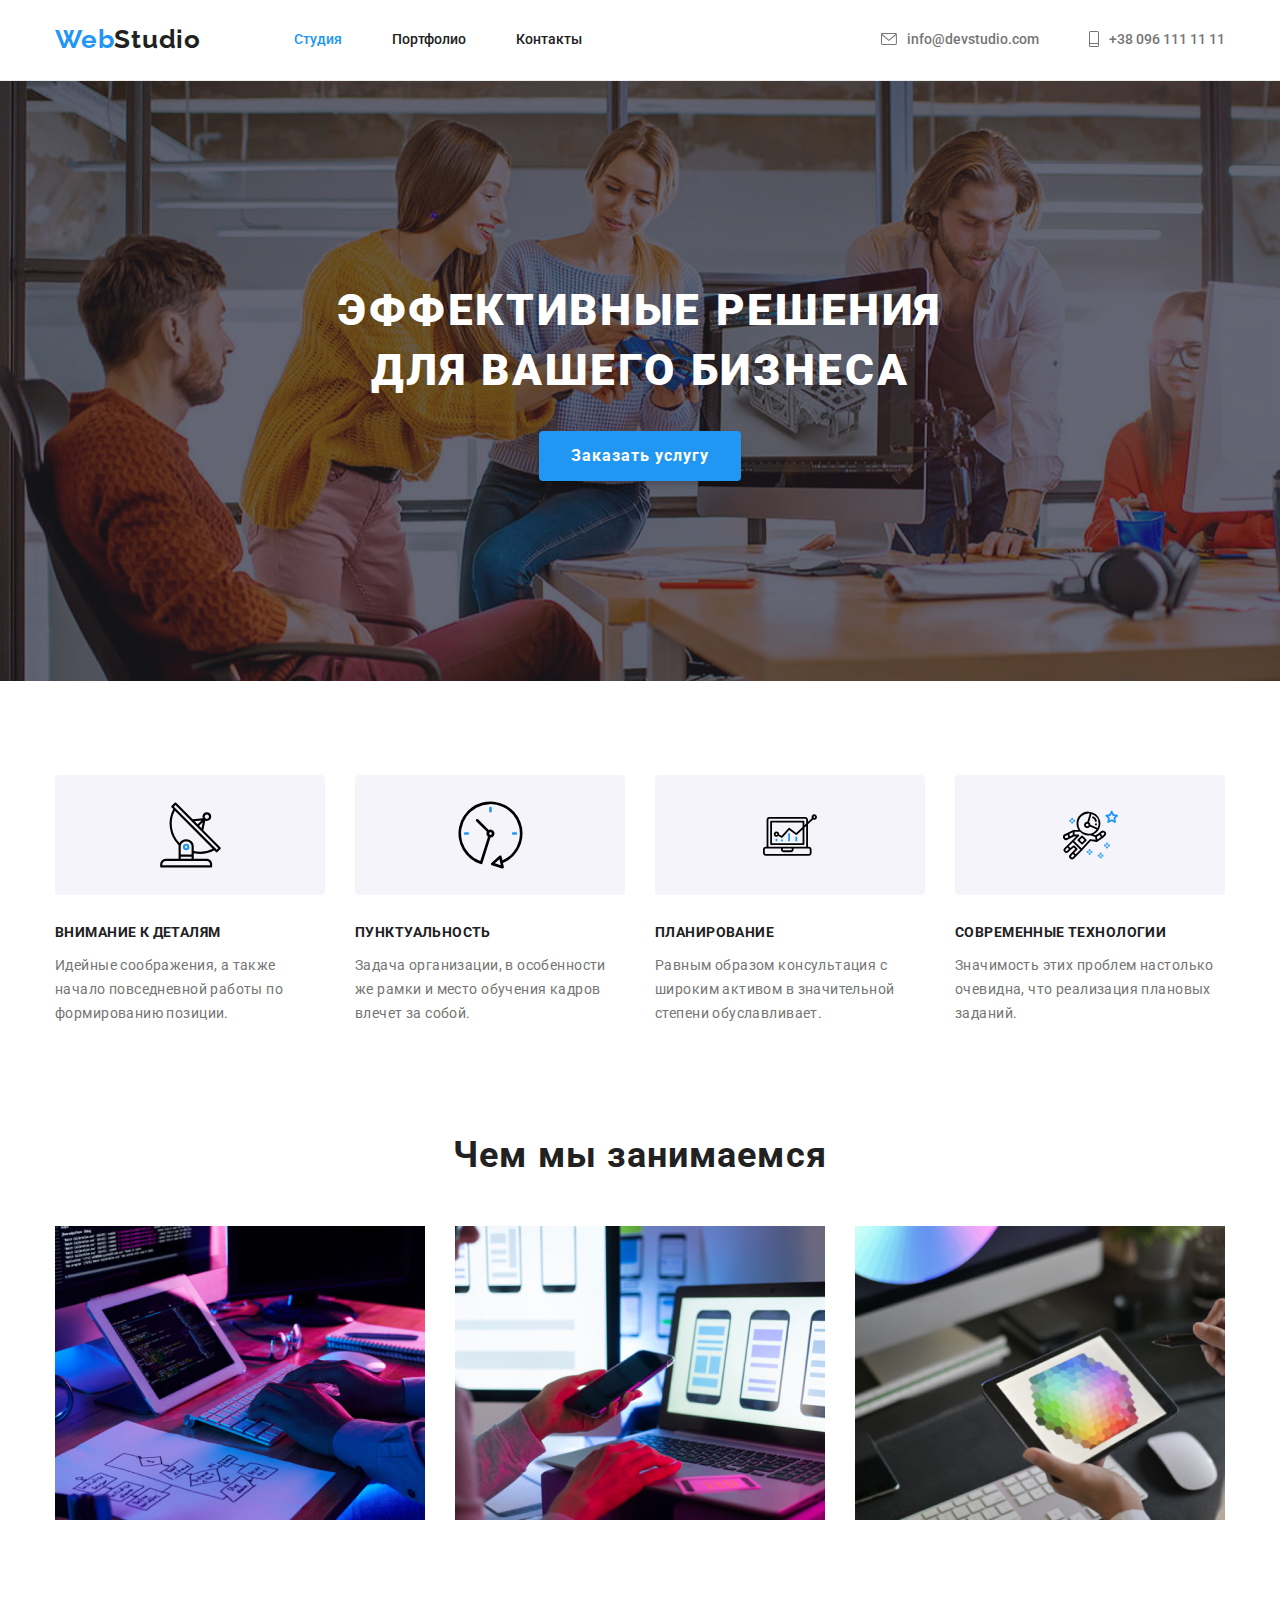
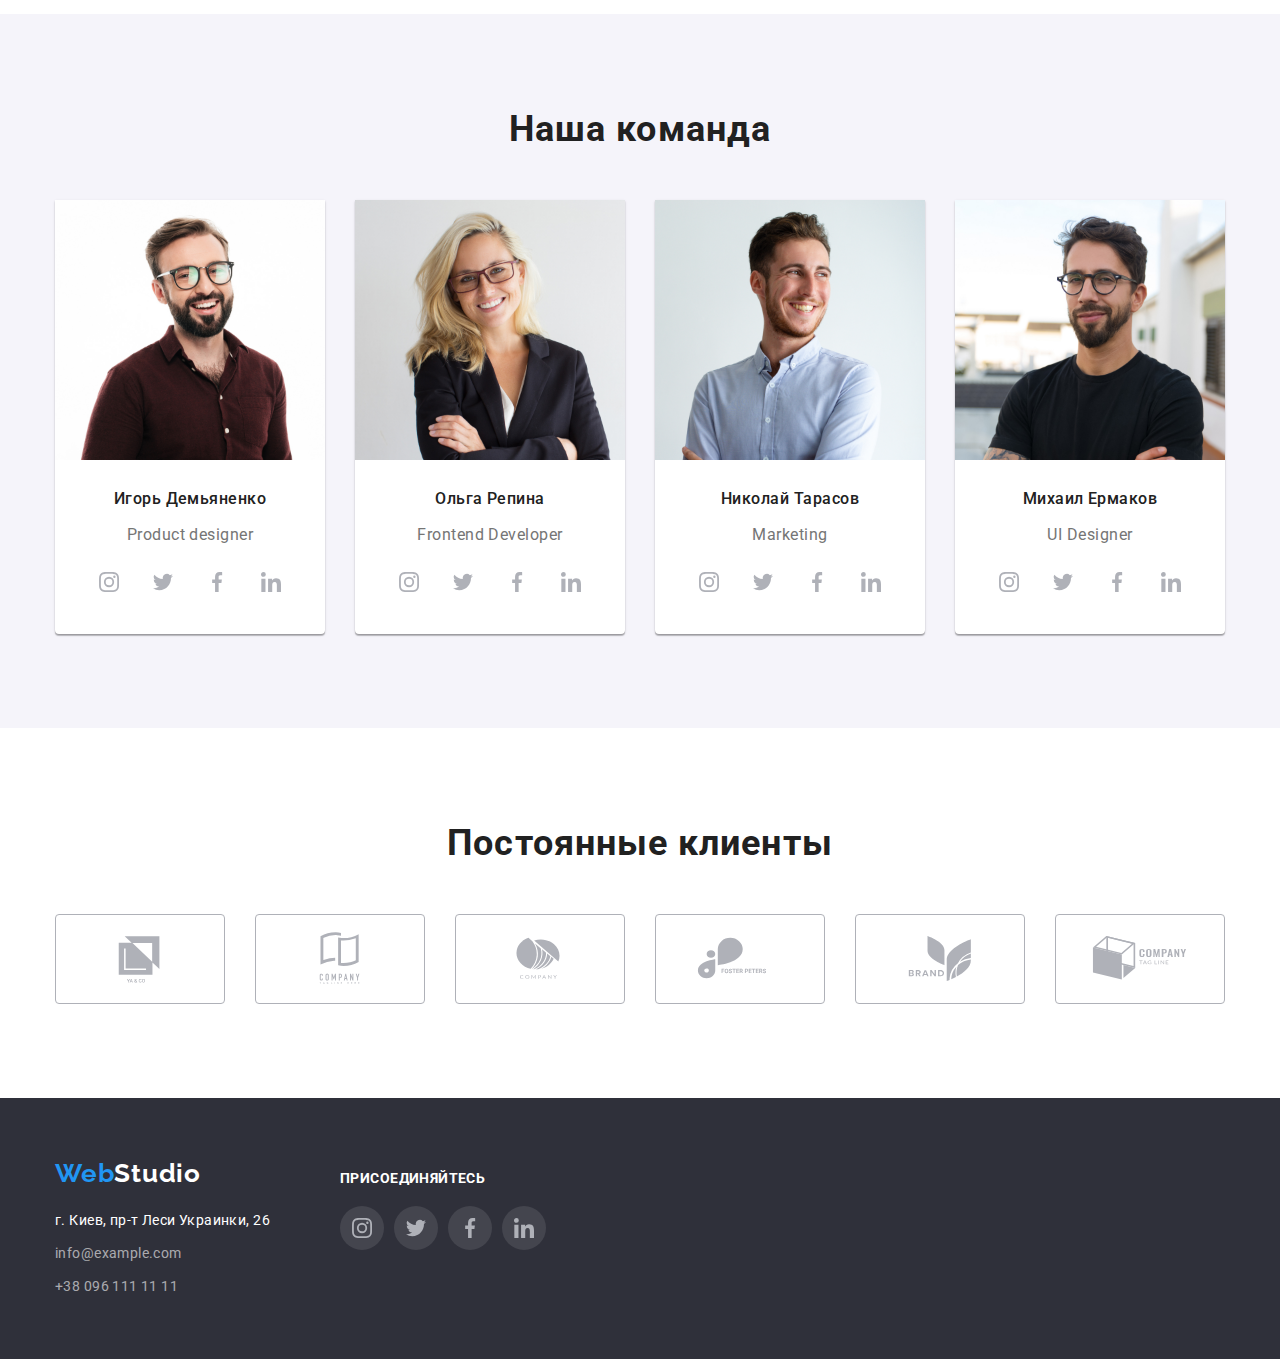
<file: index.html>
<!DOCTYPE html>
<html lang="ru">
  <head>
    <meta charset="UTF-8" />
    <meta http-equiv="X-UA-Compatible" content="IE=edge" />
    <meta name="viewport" content="width=device-width, initial-scale=1.0" />
    <title>Главная</title>
    <link
      rel="stylesheet"
      href="https://cdnjs.cloudflare.com/ajax/libs/modern-normalize/1.0.0/modern-normalize.min.css"
    />
    <link rel="stylesheet" href="./css/styles.css" />
    <link rel="preconnect" href="https://fonts.googleapis.com" />
    <link rel="preconnect" href="https://fonts.gstatic.com" crossorigin />
    <link
      href="https://fonts.googleapis.com/css2?family=Raleway:wght@700&family=Roboto:wght@400;500;700;900&display=swap"
      rel="stylesheet"
    />
  </head>
  <body>
    <header class="page-header">
      <div class="container menu">
        <nav class="navigation">
          <a class="logo" href="./index.html"
            ><span class="blue">Web</span>Studio</a
          >
          <ul class="site-nav list">
            <li class="site-nav-items">
              <a class="current-page" href="./index.html">Студия</a>
            </li>
            <li class="site-nav-items">
              <a href="./portfolio.html">Портфолио</a>
            </li>
            <li class="site-nav-items"><a href="">Контакты</a></li>
          </ul>
        </nav>
        <ul class="contacts list">
          <li class="site-nav-items">
            <div class="email">
              <svg class="email-icon">
                <use href="./images/icons.svg#icon-email"></use>
              </svg>
              <a href="mailto:info@devstudio.com">info@devstudio.com</a>
            </div>
          </li>
          <li class="site-nav-items">
            <div class="phone">
              <svg class="phone-icon">
                <use href="./images/icons.svg#icon-telephone"></use>
              </svg>
              <a href="tel:+380961111111">+38 096 111 11 11</a>
            </div>
          </li>
        </ul>
      </div>
    </header>
    <main>
      <section class="hero section">
        <div class="container">
          <h1 class="hero-title">
            ЭФФЕКТИВНЫЕ РЕШЕНИЯ<br />
            ДЛЯ ВАШЕГО БИЗНЕСА
          </h1>
          <button class="hero-button" type="button">Заказать услугу</button>
        </div>
      </section>
      <section class="features section">
        <div class="container">
          <h2 class="visually-hidden">Наши качества</h2>
          <ul class="features-list list">
            <li class="feature-item">
              <div class="feature-item-icon">
                <svg class="feature-icon" width="65" height="70">
                  <use href="./images/icons.svg#icon-antenna"></use>
                </svg>
              </div>
              <h3 class="feature-title">ВНИМАНИЕ К ДЕТАЛЯМ</h3>
              <p class="feature-description">
                Идейные соображения, а также начало повседневной работы по
                формированию позиции.
              </p>
            </li>
            <li class="feature-item">
              <div class="feature-item-icon">
                <svg class="feature-icon" width="67" height="70">
                  <use href="./images/icons.svg#icon-clock"></use>
                </svg>
              </div>
              <h3 class="feature-title">ПУНКТУАЛЬНОСТЬ</h3>
              <p class="feature-description">
                Задача организации, в особенности же рамки и место обучения
                кадров влечет за собой.
              </p>
            </li>
            <li class="feature-item">
              <div class="feature-item-icon">
                <svg class="feature-icon" width="70" height="54">
                  <use href="./images/icons.svg#icon-diagram"></use>
                </svg>
              </div>
              <h3 class="feature-title">ПЛАНИРОВАНИЕ</h3>
              <p class="feature-description">
                Равным образом консультация с широким активом в значительной
                степени обуславливает.
              </p>
            </li>
            <li class="feature-item">
              <div class="feature-item-icon">
                <svg class="feature-icon" width="55" height="60">
                  <use href="./images/icons.svg#icon-astronaut"></use>
                </svg>
              </div>
              <h3 class="feature-title">СОВРЕМЕННЫЕ ТЕХНОЛОГИИ</h3>
              <p class="feature-description">
                Значимость этих проблем настолько очевидна, что реализация
                плановых заданий.
              </p>
            </li>
          </ul>
        </div>
      </section>
      <section class="services section">
        <div class="container">
          <h2 class="subtitle">Чем мы занимаемся</h2>
          <ul class="services-list list">
            <li class="services-list-item">
              <img
                src="images/img1.jpg"
                alt="процесс написания кода"
                width="370"
              />
            </li>
            <li class="services-list-item">
              <img
                src="images/img2.jpg"
                alt="создание мобильного приложения"
                width="370"
              />
            </li>
            <li class="services-list-item">
              <img
                src="images/img3.jpg"
                alt="подбор цвета для дизайна"
                width="370"
              />
            </li>
          </ul>
        </div>
      </section>
      <section class="people section">
        <div class="container">
          <h2 class="subtitle">Наша команда</h2>
          <ul class="team list">
            <li class="member">
              <img
                src="images/img4.jpg"
                alt="фотография дизайнера продукта"
                width="270"
              />
              <div class="people-description">
                <h3 class="name">Игорь Демьяненко</h3>
                <p class="profession" lang="en">Product designer</p>
              </div>
              <ul class="social-network-list list">
                <li class="social-network-item">
                  <a href="" class="social-network-link">
                    <svg class="social-network-icon" width="20" height="20">
                      <use href="./images/icons.svg#icon-instagram"></use>
                    </svg>
                  </a>
                </li>
                <li class="social-network-item">
                  <a href="" class="social-network-link">
                    <svg class="social-network-icon" width="20" height="20">
                      <use href="./images/icons.svg#icon-twitter"></use>
                    </svg>
                  </a>
                </li>
                <li class="social-network-item">
                  <a href="" class="social-network-link">
                    <svg class="social-network-icon" width="20" height="20">
                      <use href="./images/icons.svg#icon-facebook"></use>
                    </svg>
                  </a>
                </li>
                <li class="social-network-item">
                  <a href="" class="social-network-link">
                    <svg class="social-network-icon" width="20" height="20">
                      <use href="./images/icons.svg#icon-linkedin"></use>
                    </svg>
                  </a>
                </li>
              </ul>
            </li>
            <li class="member">
              <img
                src="images/img5.jpg"
                alt="фотография фронтэнд разработчика"
                width="270"
              />
              <div class="people-description">
                <h3 class="name">Ольга Репина</h3>
                <p class="profession" lang="en">Frontend Developer</p>
              </div>
              <ul class="social-network-list list">
                <li class="social-network-item">
                  <a href="" class="social-network-link">
                    <svg class="social-network-icon" width="20" height="20">
                      <use href="./images/icons.svg#icon-instagram"></use>
                    </svg>
                  </a>
                </li>
                <li class="social-network-item">
                  <a href="" class="social-network-link">
                    <svg class="social-network-icon" width="20" height="20">
                      <use href="./images/icons.svg#icon-twitter"></use>
                    </svg>
                  </a>
                </li>
                <li class="social-network-item">
                  <a href="" class="social-network-link">
                    <svg class="social-network-icon" width="20" height="20">
                      <use href="./images/icons.svg#icon-facebook"></use>
                    </svg>
                  </a>
                </li>
                <li class="social-network-item">
                  <a href="" class="social-network-link">
                    <svg class="social-network-icon" width="20" height="20">
                      <use href="./images/icons.svg#icon-linkedin"></use>
                    </svg>
                  </a>
                </li>
              </ul>
            </li>
            <li class="member">
              <img
                src="images/img6.jpg"
                alt="фотография маркетолога"
                width="270"
              />
              <div class="people-description">
                <h3 class="name">Николай Тарасов</h3>
                <p class="profession" lang="en">Marketing</p>
              </div>
              <ul class="social-network-list list">
                <li class="social-network-item">
                  <a href="" class="social-network-link">
                    <svg class="social-network-icon" width="20" height="20">
                      <use href="./images/icons.svg#icon-instagram"></use>
                    </svg>
                  </a>
                </li>
                <li class="social-network-item">
                  <a href="" class="social-network-link">
                    <svg class="social-network-icon" width="20" height="20">
                      <use href="./images/icons.svg#icon-twitter"></use>
                    </svg>
                  </a>
                </li>
                <li class="social-network-item">
                  <a href="" class="social-network-link">
                    <svg class="social-network-icon" width="20" height="20">
                      <use href="./images/icons.svg#icon-facebook"></use>
                    </svg>
                  </a>
                </li>
                <li class="social-network-item">
                  <a href="" class="social-network-link">
                    <svg class="social-network-icon" width="20" height="20">
                      <use href="./images/icons.svg#icon-linkedin"></use>
                    </svg>
                  </a>
                </li>
              </ul>
            </li>
            <li class="member">
              <img
                src="images/img7.jpg"
                alt="фотография разработчика пользовательского интерфейса"
                width="270"
              />
              <div class="people-description">
                <h3 class="name">Михаил Ермаков</h3>
                <p class="profession" lang="en">UI Designer</p>
              </div>
              <ul class="social-network-list list">
                <li class="social-network-item">
                  <a href="" class="social-network-link">
                    <svg class="social-network-icon" width="20" height="20">
                      <use href="./images/icons.svg#icon-instagram"></use>
                    </svg>
                  </a>
                </li>
                <li class="social-network-item">
                  <a href="" class="social-network-link">
                    <svg class="social-network-icon" width="20" height="20">
                      <use href="./images/icons.svg#icon-twitter"></use>
                    </svg>
                  </a>
                </li>
                <li class="social-network-item">
                  <a href="" class="social-network-link">
                    <svg class="social-network-icon" width="20" height="20">
                      <use href="./images/icons.svg#icon-facebook"></use>
                    </svg>
                  </a>
                </li>
                <li class="social-network-item">
                  <a href="" class="social-network-link">
                    <svg class="social-network-icon" width="20" height="20">
                      <use href="./images/icons.svg#icon-linkedin"></use>
                    </svg>
                  </a>
                </li>
              </ul>
            </li>
          </ul>
        </div>
      </section>
      <section class="clients section">
        <div class="container">
          <h2 class="subtitle">Постоянные клиенты</h2>
          <ul class="clients-list list">
            <li class="clients-item">
              <a href="" class="clients-item-link">
                <svg class="clients-icon" width="106" height="60">
                  <use href="./images/icons.svg#icon-logo1"></use>
                </svg>
              </a>
            </li>
            <li class="clients-item">
              <a href="" class="clients-item-link">
                <svg class="clients-icon" width="106" height="60">
                  <use href="./images/icons.svg#icon-logo2"></use>
                </svg>
              </a>
            </li>
            <li class="clients-item">
              <a href="" class="clients-item-link">
                <svg class="clients-icon" width="106" height="60">
                  <use href="./images/icons.svg#icon-logo3"></use>
                </svg>
              </a>
            </li>
            <li class="clients-item">
              <a href="" class="clients-item-link">
                <svg class="clients-icon" width="106" height="60">
                  <use href="./images/icons.svg#icon-logo4"></use>
                </svg>
              </a>
            </li>
            <li class="clients-item">
              <a href="" class="clients-item-link">
                <svg class="clients-icon" width="106" height="60">
                  <use href="./images/icons.svg#icon-logo5"></use>
                </svg>
              </a>
            </li>
            <li class="clients-item">
              <a href="" class="clients-item-link">
                <svg class="clients-icon" width="106" height="60">
                  <use href="./images/icons.svg#icon-logo6"></use>
                </svg>
              </a>
            </li>
          </ul>
        </div>
      </section>
    </main>
    <footer class="page-footer">
      <div class="container-footer container">
        <div>
          <a class="logo" href="./index.html"
            ><span class="blue">Web</span>Studio</a
          >
          <address class="address">
            <p class="address-name">г. Киев, пр-т Леси Украинки, 26</p>
            <a class="contacts" href="mailto:info@example.com"
              >info@example.com</a
            ><br />
            <a class="contacts tel" href="tel:+380961111111"
              >+38 096 111 11 11</a
            >
          </address>
        </div>
        <div class="subscription-links">
          <p class="subscription-text">ПРИСОЕДИНЯЙТЕСЬ</p>
          <ul class="social-network-list list">
            <li class="social-network-item footer">
              <a href="" class="social-network-link">
                <svg class="social-network-icon" width="20" height="20">
                  <use href="./images/icons.svg#icon-instagram"></use>
                </svg>
              </a>
            </li>
            <li class="social-network-item footer">
              <a href="" class="social-network-link">
                <svg class="social-network-icon" width="20" height="20">
                  <use href="./images/icons.svg#icon-twitter"></use>
                </svg>
              </a>
            </li>
            <li class="social-network-item footer">
              <a href="" class="social-network-link">
                <svg class="social-network-icon" width="20" height="20">
                  <use href="./images/icons.svg#icon-facebook"></use>
                </svg>
              </a>
            </li>
            <li class="social-network-item footer">
              <a href="" class="social-network-link">
                <svg class="social-network-icon" width="20" height="20">
                  <use href="./images/icons.svg#icon-linkedin"></use>
                </svg>
              </a>
            </li>
          </ul>
        </div>
      </div>
    </footer>
  </body>
</html>
</file>
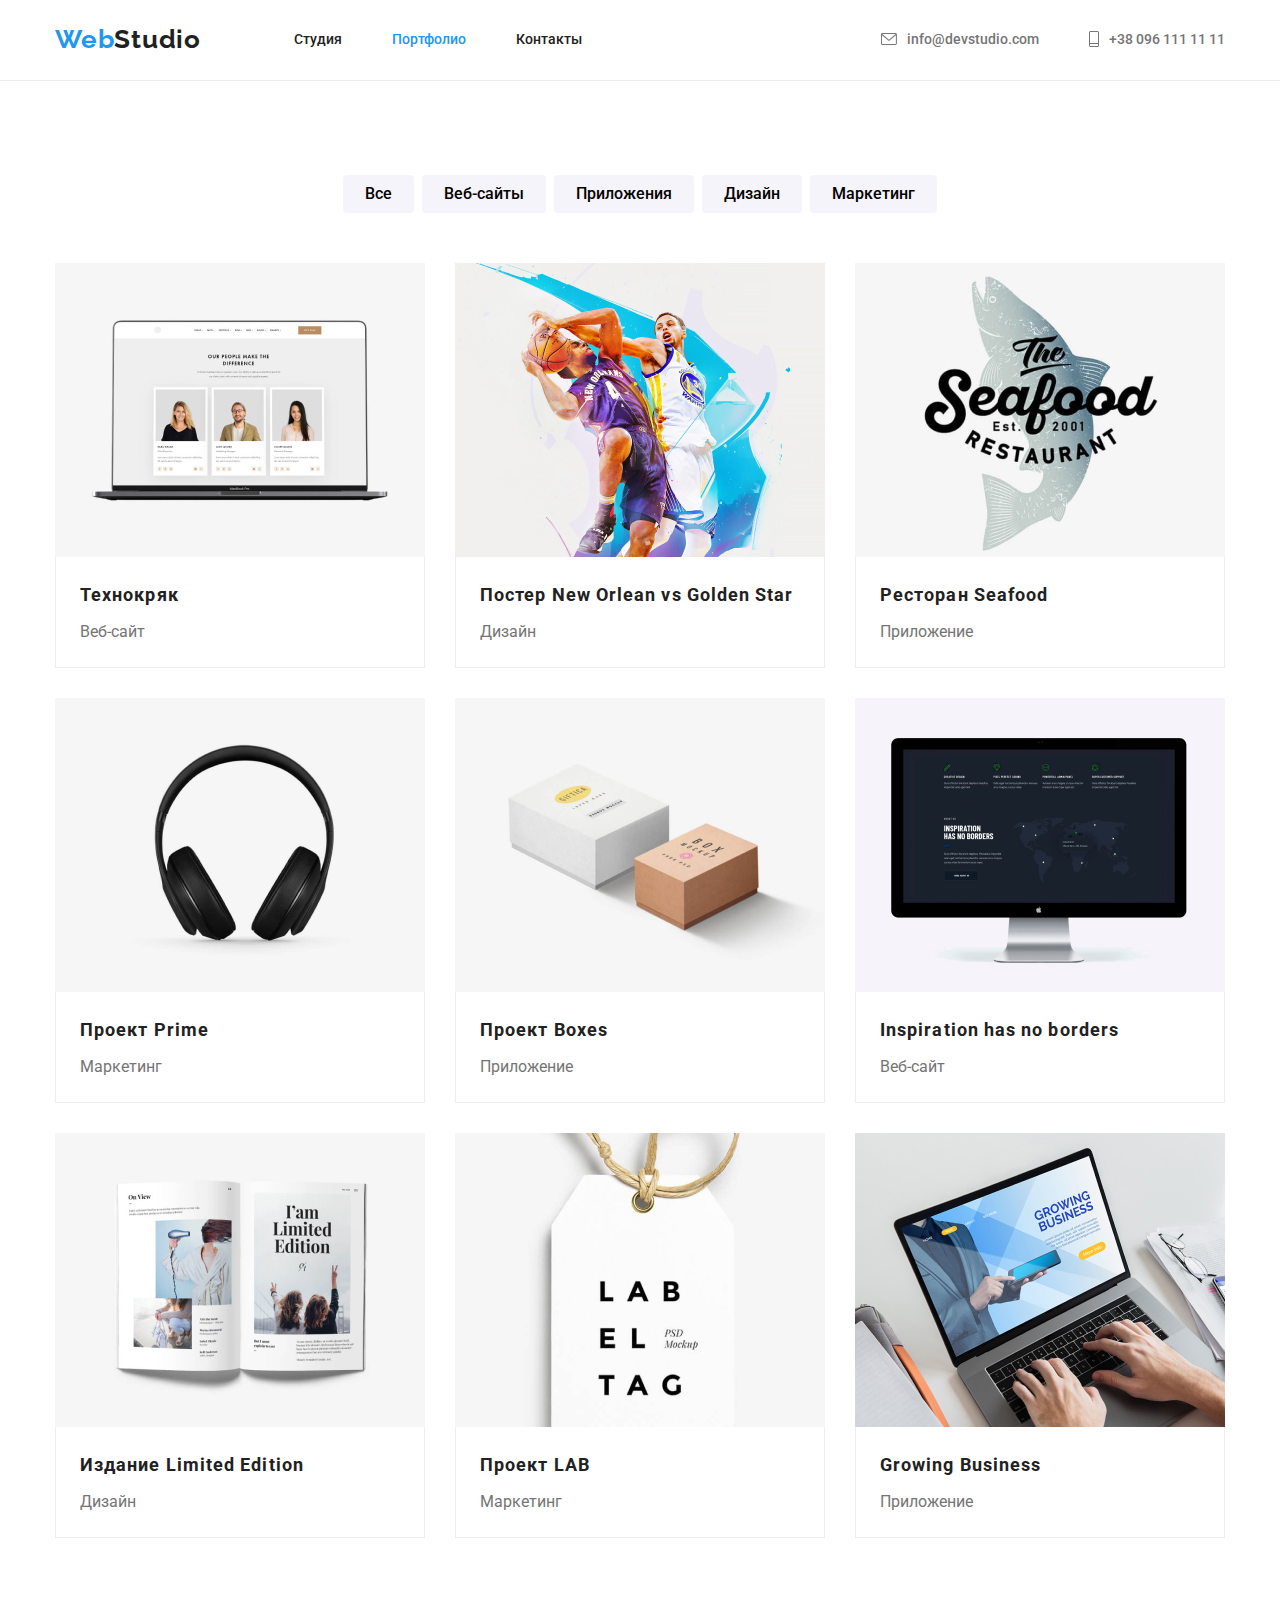
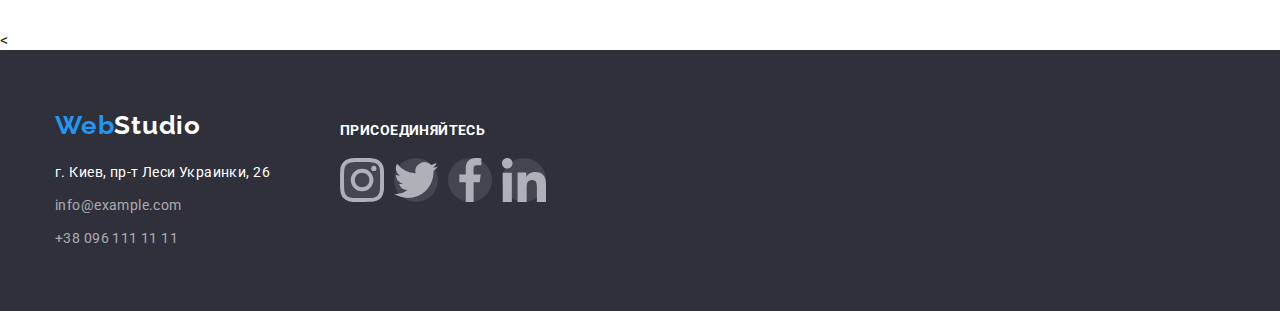
<file: portfolio.html>
<!DOCTYPE html>
<html lang="ru">
  <head>
    <meta charset="UTF-8" />
    <meta http-equiv="X-UA-Compatible" content="IE=edge" />
    <meta name="viewport" content="width=device-width, initial-scale=1.0" />
    <title>Портфолио</title>
    <link
      rel="stylesheet"
      href="https://cdnjs.cloudflare.com/ajax/libs/modern-normalize/1.0.0/modern-normalize.min.css"
    />
    <link rel="stylesheet" href="./css/styles.css" />
    <link rel="preconnect" href="https://fonts.googleapis.com" />
    <link rel="preconnect" href="https://fonts.gstatic.com" crossorigin />
    <link
      href="https://fonts.googleapis.com/css2?family=Raleway:wght@700&family=Roboto:wght@400;500;700;900&display=swap"
      rel="stylesheet"
    />
  </head>
  <body>
    <header class="page-header">
      <div class="container menu">
        <nav class="navigation">
          <a class="logo" href="./index.html"
            ><span class="blue">Web</span>Studio</a
          >
          <ul class="site-nav list">
            <li class="site-nav-items"><a href="./index.html">Студия</a></li>
            <li class="site-nav-items">
              <a class="current-page" href="./portfolio.html">Портфолио</a>
            </li>
            <li class="site-nav-items"><a href="">Контакты</a></li>
          </ul>
        </nav>
        <ul class="contacts list">
          <li class="site-nav-items">
            <div class="email">
              <svg class="email-icon">
                <use href="./images/icons.svg#icon-email"></use>
              </svg>
              <a href="mailto:info@devstudio.com">info@devstudio.com</a>
            </div>
          </li>
          <li class="site-nav-items">
            <div class="phone">
              <svg class="phone-icon">
                <use href="./images/icons.svg#icon-telephone"></use>
              </svg>
              <a href="tel:+380961111111">+38 096 111 11 11</a>
            </div>
          </li>
        </ul>
      </div>
    </header>
    <main>
      <section class="filters section">
        <div class="container">
          <h1 class="visually-hidden">Навигационное меню</h1>
          <!--группа кнопок для фильтра портфолио -->
          <ul class="button-group list">
            <li>
              <button class="button" type="button">Все</button>
            </li>
            <li>
              <button class="button" type="button">Веб-сайты</button>
            </li>
            <li>
              <button class="button" type="button">Приложения</button>
            </li>
            <li>
              <button class="button" type="button">Дизайн</button>
            </li>
            <li>
              <button class="button" type="button">Маркетинг</button>
            </li>
          </ul>
        </div>
        <div class="project-list section container">
          <ul class="project-items list">
            <li class="item">
              <a href="">
                <img
                  class="item-image"
                  src="images/imgp1.jpg"
                  alt="открытое окно сайта в браузере на
            экране ноутбука"
                  width="370"
                />
                <div class="item-wrapper">
                  <h2 class="item-title">Технокряк</h2>
                  <p class="item-description">Веб-сайт</p>
                </div>
              </a>
            </li>
            <li class="item">
              <a href="">
                <img
                  class="item-image"
                  src="images/imgp2.jpg"
                  alt="два баскетболиста деруться за мяч"
                  width="370"
                />
                <div class="item-wrapper">
                  <h2 class="item-title">
                    Постер <span lang="en">New Orlean vs Golden Star</span>
                  </h2>
                  <p class="item-description">Дизайн</p>
                </div>
              </a>
            </li>
            <li class="item">
              <a href="">
                <img
                  class="item-image"
                  src="images/imgp3.jpg"
                  alt="логотип рыбного ресторана"
                  width="370"
                />
                <div class="item-wrapper">
                  <h2 class="item-title">
                    Ресторан <span lang="en">Seafood</span>
                  </h2>
                  <p class="item-description">Приложение</p>
                </div>
              </a>
            </li>
            <li class="item">
              <a href="">
                <img
                  class="item-image"
                  src="images/imgp4.jpg"
                  alt="наушники"
                  width="370"
                />
                <div class="item-wrapper">
                  <h2 class="item-title">
                    Проект <span lang="en">Prime</span>
                  </h2>
                  <p class="item-description">Маркетинг</p>
                </div>
              </a>
            </li>
            <li class="item">
              <a href="">
                <img
                  class="item-image"
                  src="images/imgp5.jpg"
                  alt="большая белая коробка и маленькая розовая"
                  width="370"
                />
                <div class="item-wrapper">
                  <h3 class="item-title">
                    Проект <span lang="en">Boxes</span>
                  </h3>
                  <p class="item-description">Приложение</p>
                </div>
              </a>
            </li>
            <li class="item">
              <a href="">
                <img
                  class="item-image"
                  src="images/imgp6.jpg"
                  alt="открытое окно сайта в браузере на
            экране компьютера"
                  width="370"
                />
                <div class="item-wrapper">
                  <h3 class="item-title" lang="en">
                    Inspiration has no borders
                  </h3>
                  <p class="item-description">Веб-сайт</p>
                </div>
              </a>
            </li>
            <li class="item">
              <a href="">
                <img
                  class="item-image"
                  src="images/imgp7.jpg"
                  alt="разворот издания"
                  width="370"
                />
                <div class="item-wrapper">
                  <h3 class="item-title">
                    Издание <span lang="en">Limited Edition</span>
                  </h3>
                  <p class="item-description">Дизайн</p>
                </div>
              </a>
            </li>
            <li class="item">
              <a href="">
                <img
                  class="item-image"
                  src="images/imgp8.jpg"
                  alt="этикетка для проекта"
                  width="370"
                />
                <div class="item-wrapper">
                  <h3 class="item-title">Проект <span lang="en">LAB</span></h3>
                  <p class="item-description">Маркетинг</p>
                </div></a
              >
            </li>
            <li class="item">
              <a href="">
                <img
                  class="item-image"
                  src="images/imgp9.jpg"
                  alt="руки на клавиатуре ноутбука с открытым приложением для бизнесса"
                  width="370"
                />
                <div class="item-wrapper">
                  <h3 class="item-title" lang="en">Growing Business</h3>
                  <p class="item-description">Приложение</p>
                </div>
              </a>
            </li>
          </ul>
        </div>
      </section>
    </main>
    <
    <footer class="page-footer">
      <div class="container-footer container">
        <div>
          <a class="logo" href="./index.html"
            ><span class="blue">Web</span>Studio</a
          >
          <address class="address">
            <p class="address-name">г. Киев, пр-т Леси Украинки, 26</p>
            <a class="contacts" href="mailto:info@example.com"
              >info@example.com</a
            ><br />
            <a class="contacts tel" href="tel:+380961111111"
              >+38 096 111 11 11</a
            >
          </address>
        </div>
        <div class="subscription-links">
          <p class="subscription-text">ПРИСОЕДИНЯЙТЕСЬ</p>
          <ul class="social-network-list list">
            <li class="social-network-item footer">
              <a href="" class="social-network-link">
                <svg class="social-network-icon">
                  <use href="./images/icons.svg#icon-instagram"></use>
                </svg>
              </a>
            </li>
            <li class="social-network-item footer">
              <a href="" class="social-network-link">
                <svg class="social-network-icon">
                  <use href="./images/icons.svg#icon-twitter"></use>
                </svg>
              </a>
            </li>
            <li class="social-network-item footer">
              <a href="" class="social-network-link">
                <svg class="social-network-icon">
                  <use href="./images/icons.svg#icon-facebook"></use>
                </svg>
              </a>
            </li>
            <li class="social-network-item footer">
              <a href="" class="social-network-link">
                <svg class="social-network-icon">
                  <use href="./images/icons.svg#icon-linkedin"></use>
                </svg>
              </a>
            </li>
          </ul>
        </div>
      </div>
    </footer>
  </body>
</html>
</file>
<file: css/styles.css>
html {
  box-sizing: border-box;
}
*,
*::before,
*::after {
  box-sizing: inherit;
}
:root {
  --primary-text-color: #212121;
  --secondary-text-color: #757575;
  --accent-color: #2196f3;
  --contrast-background-color: #2f303a;
  --white-color: #ffffff;
  --secondary-backround-color: #f5f4fa;
  --footer-color: rgba(255, 255, 255, 0.6);
  --hover-button-color: #188ce8;
}
h1,
h2,
h3,
p {
  margin-top: 0;
}

.list {
  list-style: none;
  margin-top: 0;
  margin-bottom: 0;
  padding-left: 0;
}
body {
  margin: 0;
  color: var(--primary-text-color);
  font-family: "Roboto", sans-serif;
}
.container {
  width: 1200px;
  padding-left: 15px;
  padding-right: 15px;
  margin-left: auto;
  margin-right: auto;
}
.container menu {
  margin-left: auto;
  margin-right: auto;
}
img {
  display: block;
  max-width: 100%;
  height: auto;
}
.section {
  padding-top: 94px;
  padding-bottom: 94px;
}
/* Главная */
/* оформление шапки страницы */
.page-header {
  border-bottom: 1px solid #ececec;
  font-size: 14px;
  font-weight: 500;
  padding-top: 24px;
  padding-bottom: 25px;
}

.navigation,
.site-nav,
.contacts {
  display: flex;
}
.menu {
  display: flex;
  align-items: center;
}
.navigation {
  align-items: center;
}
.logo {
  font-family: "Raleway", sans-serif;
  font-size: 26px;
  font-weight: 700;
  line-height: 1.19;
  letter-spacing: 0.03em;
}
.blue {
  color: var(--accent-color);
}
/* this makes my buttons black */
a,
a.logo:hover {
  text-decoration: none;
  color: inherit;
}
a:hover,
a:focus {
  text-decoration: none;
  color: var(--accent-color);
}
.current-page {
  color: var(--accent-color);
}
.site-nav {
  padding-left: 93px;
  margin-right: 0;
}
.site-nav-items {
  display: flex;
  align-items: center;
}
.site-nav-items:not(:last-child) {
  margin-right: 50px;
}
.contacts-items {
  margin-left: 25px;
  margin-right: 25px;
}
.contacts {
  color: var(--secondary-text-color);
  margin-left: auto;
}
.email,
.phone {
  display: flex;
  align-items: center;
}
/* .email::before {
  width: 16px;
  height: 12px;
  margin-right: 10px;
  content: "";
  background-image: url(../images/icons.svg#icon-email);
  background-color: var(--secondary-text-color); */
.phone,
.email {
  fill: var(--secondary-text-color);
  cursor: pointer;
}
.email-icon {
  width: 16px;
  height: 12px;
  margin-right: 10px;
}
.phone-icon {
  width: 10px;
  height: 16px;
  margin-right: 10px;
}
.email:hover,
.email:focus,
.phone:hover,
.phone:focus {
  fill: var(--accent-color);
  color: var(--accent-color);
}
.phone-icon {
  fill: inherit;
}
/* оформление героя */
.hero {
  padding-top: 200px;
  padding-bottom: 200px;
  max-width: 1600px;
  margin-left: auto;
  margin-right: auto;
  background-color: #c4c4c4;
  background-image: linear-gradient(
      to right,
      rgba(47, 48, 58, 0.4),
      rgba(47, 48, 58, 0.4)
    ),
    url(../images/hero-background.jpg);
  text-align: center;
  color: var(--white-color);
}
.hero-title {
  text-align: center;
  font-size: 44px;
  font-weight: 900;
  line-height: 1.36;
  letter-spacing: 0.06em;
  margin-bottom: 0;
}
.hero-button {
  min-width: 200px;
  padding: 10px 32px;
  margin-top: 30px;
  background: var(--accent-color);
  box-shadow: 0px 4px 4px rgba(0, 0, 0, 0.15);
  border-radius: 4px;
  box-sizing: border-box;
  font-weight: 700;
  line-height: 1.87;
  letter-spacing: 0.06em;
  color: var(--white-color);
  border: none;
  cursor: pointer;
}
.hero-button:hover,
.hero-button:focus {
  background: var(--hover-button-color);
}
/* секция список характеристик */
.visually-hidden {
  position: absolute !important;
  clip: rect(1px 1px 1px 1px);
  clip: rect(1px, 1px, 1px, 1px);
  padding: 0 !important;
  border: 0 !important;
  height: 1px !important;
  width: 1px !important;
  overflow: hidden;
}
.features {
  padding-bottom: 0;
}
.features-list {
  display: flex;
  justify-content: center;
  margin-left: -30px;
  margin-top: -30px;
}
.feature-item-icon {
  display: flex;
  justify-content: center;
  background-color: var(--secondary-backround-color);
  width: 100%;
  height: 120px;
  border-radius: 4px;
  margin-bottom: 30px;
}
.feature-item {
  margin-left: 30px;
  margin-top: 30px;
  flex-basis: calc((100% - 120px) / 4);
}
.feature-icon {
  align-self: center;
}
.feature-title {
  font-size: 14px;
  font-weight: 700;
  line-height: 1.14;
  letter-spacing: 0.03em;
}
.feature-description {
  font-size: 14px;
  color: var(--secondary-text-color);
  line-height: 1.71;
  letter-spacing: 0.03em;
  margin-top: 10px;
}
/* секция чем мы занимаемся */
.services {
  text-align: center;
  padding-bottom: 94px;
}
.subtitle {
  text-align: center;
  font-size: 36px;
  font-weight: 700;
  letter-spacing: 0.03em;
  line-height: 1.17;
  margin-bottom: 50px;
}
.services-list {
  display: flex;
  flex-wrap: wrap;
  margin-left: -30px;
  margin-top: -30px;
}
.services-list,
.team {
  display: flex;
}
.services-list-item {
  margin-left: 30px;
  margin-top: 30px;
  flex-basis: calc((100% - 90px) / 3);
}
/* секция наша команда */
.people {
  background-color: var(--secondary-backround-color);
}
.people-description {
  padding-top: 30px;
}
.team {
  display: flex;
  flex-wrap: wrap;
  margin-left: -30px;
  margin-top: -30px;
}

.member {
  background-color: var(--white-color);
  box-shadow: 0px 1px 3px rgba(0, 0, 0, 0.12), 0px 1px 1px rgba(0, 0, 0, 0.14),
    0px 2px 1px rgba(0, 0, 0, 0.2);
  border-radius: 0px 0px 4px 4px;
  padding-bottom: 30px;
  font-size: 16px;
  text-align: center;
  line-height: 1.19;
  letter-spacing: 0.03em;
  margin-left: 30px;
  margin-top: 30px;
  flex-basis: calc((100% - 120px) / 4);
}
.social-network-list {
  display: flex;
  justify-content: center;
}
.social-network-item:not(:last-child) {
  margin-right: 10px;
}
.social-network-link {
  display: flex;
  justify-content: center;
  align-content: center;
  fill: var(--white-color);
  border-radius: 100%;
  width: 44px;
  height: 44px;
  fill: #afb1b8;
}
.social-network-link:hover,
.social-network-link:focus {
  background-color: var(--accent-color);
  fill: var(--white-color);
  border-radius: 100%;
}
.social-network-item {
  fill: #afb1b8;
}
.social-network-icon {
  display: block;
  align-self: center;
}
/*
.social-network-item.footer:hover,
.social-network-item.footer:focus,
.social-network-item:hover,
.social-network-item:focus {
  background-color: var(--accent-color);
  fill: var(--white-color);
  border-radius: 100%;
  cursor: pointer;
}*/
.name {
  font-size: 16px;
  font-weight: 500;
  line-height: 1.17;
}
.profession {
  color: var(--secondary-text-color);
  margin-top: 10px;
}
/* оформление секции постоянные клиенты*/
.clients-list {
  display: flex;
  align-items: center;
  margin-left: -30px;
  margin-bottom: -30px;
}
.clients-item {
  margin-left: 30px;
  margin-bottom: 30px;
  flex-basis: calc((100% - 180px) / 6);
}
.clients-item-link {
  width: 100%;
  height: 90px;
  display: flex;
  justify-content: center;
  align-items: center;
  border: 1px solid #afb1b8;
  border-radius: 4px;
  fill: #afb1b8;
}
.clients-icon {
  display: block;
  color: inherit;
}
.clients-item-link:hover,
.clients-item-link:focus {
  fill: var(--accent-color);
  border: 1px solid var(--accent-color);
}
/* оформление подвала */
.page-footer {
  display: flex;
  background-color: var(--contrast-background-color);
  background-size: cover;
  color: var(--white-color);
  padding-bottom: 60px;
  padding-top: 60px;
}
.address {
  font-size: 14px;
  line-height: 1.71;
  letter-spacing: 0.03em;
  font-style: normal;
  margin-top: 20px;
}
.address .contacts {
  display: inline-block;
  color: var(--footer-color);
}
.address-name {
  margin-bottom: 9px;
}
.tel {
  margin-top: 9px;
}
.container-footer {
  display: flex;
}
.subscription-links {
  margin-left: 70px;
}
.subscription-text {
  margin-top: 12px;
  margin-bottom: 20px;
  font-size: 14px;
  font-weight: 700;
  line-height: 16px;
  letter-spacing: 0.03em;
}
.social-network-item.footer {
  fill: var(--white-color);
  background-color: rgba(255, 255, 255, 0.1);
  border-radius: 100%;
}
/* Портфолио */
/* оформление кнопок странице портфолио */
.button-group {
  display: flex;
  flex-direction: row;
  justify-content: center;
}
.button {
  border-style: none;
  border-radius: 4px;
  font-size: 16px;
  font-weight: 500;
  background-color: var(--secondary-backround-color);
  padding: 6px 22px 6px 22px;
  margin-right: 4px;
  margin-left: 4px;
  line-height: 1.62;
  cursor: pointer;
}
.button:hover,
.button:focus {
  background-color: var(--accent-color);
  box-shadow: 0px 3px 1px rgba(0, 0, 0, 0.1), 0px 1px 2px rgba(0, 0, 0, 0.08),
    0px 2px 2px rgba(0, 0, 0, 0.12);
  border: none;
  border-radius: 4px;
  color: var(--white-color);
}
/* оформление основного контента на странице портфолио */
.project-list {
  display: flex;
  align-items: center;
  padding-top: 50px;
  padding-bottom: 0;
}
.project-items {
  display: flex;
  flex-wrap: wrap;
  margin-left: -30px;
  margin-top: -30px;
}
.item-wrapper {
  border-left: 1px solid #eeeeee;
  border-right: 1px solid #eeeeee;
  border-bottom: 1px solid #eeeeee;
  box-sizing: border-box;
  padding: 20px 24px 20px 24px;
}

.item:hover,
.item:focus {
  box-shadow: 0px 1px 1px rgba(0, 0, 0, 0.12), 0px 4px 4px rgba(0, 0, 0, 0.06),
    1px 4px 6px rgba(0, 0, 0, 0.16);
}

.item {
  margin-left: 30px;
  margin-top: 30px;
  flex-basis: calc((100% - 90px) / 3);
}
.item-image {
  width: 370px;
  height: 294px;
}
.item-title {
  font-size: 18px;
  font-weight: 700;
  line-height: 2;
  letter-spacing: 0.06em;
  margin-bottom: 4px;
}
.item-description {
  color: var(--secondary-text-color);
  font-size: 16px;
  font-weight: 400;
  line-height: 1.87;
}
.item-description:last-child {
  margin-bottom: 0;
}
</file>
